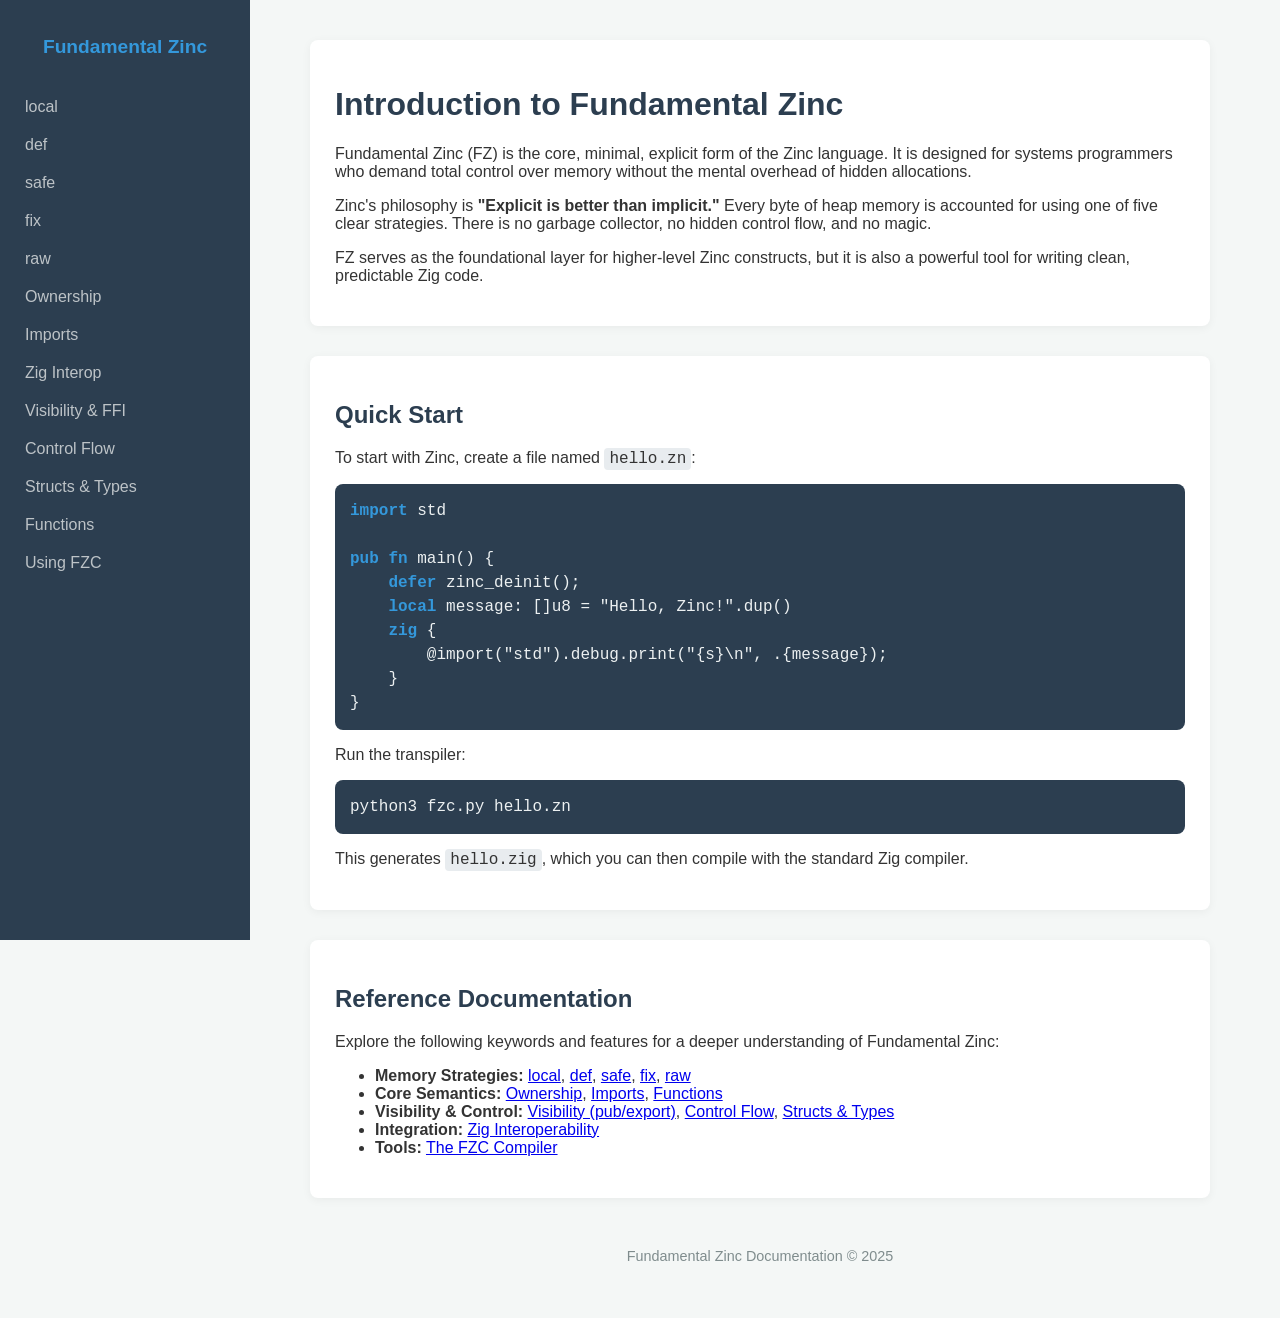
<file: docs/index.html>
<!DOCTYPE html>
<html lang="en">
<head>
    <meta charset="UTF-8">
    <meta name="viewport" content="width=device-width, initial-scale=1.0">
    <title>Fundamental Zinc - Documentation</title>
    <link rel="stylesheet" href="style.css">
</head>
<body>
    <nav>
        <h2><a href="index.html">Fundamental Zinc</a></h2>
        <ul>
            <li><a href="keywords/local.html">local</a></li>
            <li><a href="keywords/def.html">def</a></li>
            <li><a href="keywords/safe.html">safe</a></li>
            <li><a href="keywords/fix.html">fix</a></li>
            <li><a href="keywords/raw.html">raw</a></li>
            <li><a href="keywords/ownership.html">Ownership</a></li>
            <li><a href="keywords/imports.html">Imports</a></li>
            <li><a href="keywords/zig.html">Zig Interop</a></li>
            <li><a href="keywords/visibility_ffi.html">Visibility & FFI</a></li>
            <li><a href="keywords/control_flow.html">Control Flow</a></li>
            <li><a href="keywords/structs_types.html">Structs & Types</a></li>
            <li><a href="keywords/functions.html">Functions</a></li>
            <li><a href="keywords/fzc.html">Using FZC</a></li>
        </ul>
    </nav>
    <main>
        <div class="card">
            <h1>Introduction to Fundamental Zinc</h1>
            <p>Fundamental Zinc (FZ) is the core, minimal, explicit form of the Zinc language. It is designed for systems programmers who demand total control over memory without the mental overhead of hidden allocations.</p>
            <p>Zinc's philosophy is <strong>"Explicit is better than implicit."</strong> Every byte of heap memory is accounted for using one of five clear strategies. There is no garbage collector, no hidden control flow, and no magic.</p>
            <p>FZ serves as the foundational layer for higher-level Zinc constructs, but it is also a powerful tool for writing clean, predictable Zig code.</p>
        </div>

        <div class="card">
            <h2>Quick Start</h2>
            <p>To start with Zinc, create a file named <code>hello.zn</code>:</p>
            <pre><span class="keyword">import</span> std

<span class="keyword">pub fn</span> main() {
    <span class="keyword">defer</span> zinc_deinit();
    <span class="keyword">local</span> message: []u8 = "Hello, Zinc!".dup()
    <span class="keyword">zig</span> {
        @import("std").debug.print("{s}\n", .{message});
    }
}</pre>
            <p>Run the transpiler:</p>
            <pre>python3 fzc.py hello.zn</pre>
            <p>This generates <code>hello.zig</code>, which you can then compile with the standard Zig compiler.</p>
        </div>

        <div class="card">
            <h2>Reference Documentation</h2>
            <p>Explore the following keywords and features for a deeper understanding of Fundamental Zinc:</p>
            <ul>
                <li><strong>Memory Strategies:</strong> <a href="keywords/local.html">local</a>, <a href="keywords/def.html">def</a>, <a href="keywords/safe.html">safe</a>, <a href="keywords/fix.html">fix</a>, <a href="keywords/raw.html">raw</a></li>
                <li><strong>Core Semantics:</strong> <a href="keywords/ownership.html">Ownership</a>, <a href="keywords/imports.html">Imports</a>, <a href="keywords/functions.html">Functions</a></li>
                <li><strong>Visibility & Control:</strong> <a href="keywords/visibility_ffi.html">Visibility (pub/export)</a>, <a href="keywords/control_flow.html">Control Flow</a>, <a href="keywords/structs_types.html">Structs & Types</a></li>
                <li><strong>Integration:</strong> <a href="keywords/zig.html">Zig Interoperability</a></li>
                <li><strong>Tools:</strong> <a href="keywords/fzc.html">The FZC Compiler</a></li>
            </ul>
        </div>

        <footer>
            <p>Fundamental Zinc Documentation &copy; 2025</p>
        </footer>
    </main>
</body>
</html>
</file>
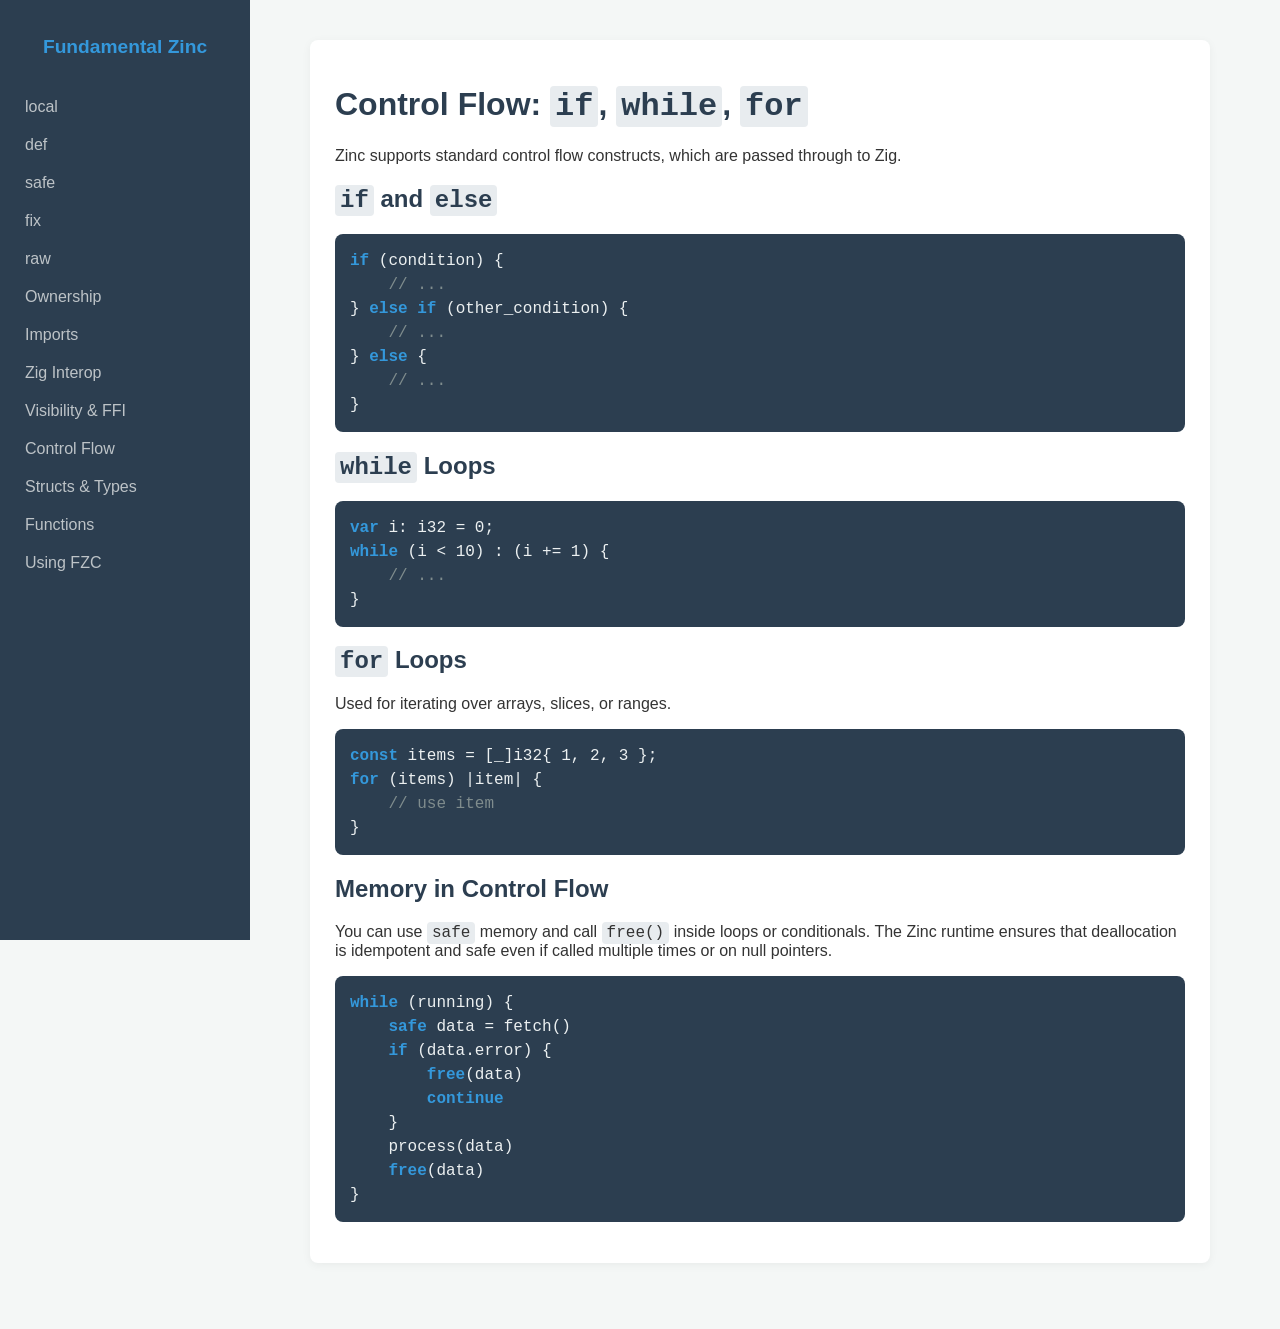
<file: docs/keywords/control_flow.html>
<!DOCTYPE html>
<html lang="en">
<head>
    <meta charset="UTF-8">
    <meta name="viewport" content="width=device-width, initial-scale=1.0">
    <title>Zinc Documentation - Control Flow</title>
    <link rel="stylesheet" href="../style.css">
</head>
<body>
    <nav>
        <h2><a href="../index.html">Fundamental Zinc</a></h2>
                <ul>
            <li><a href="local.html">local</a></li>
            <li><a href="def.html">def</a></li>
            <li><a href="safe.html">safe</a></li>
            <li><a href="fix.html">fix</a></li>
            <li><a href="raw.html">raw</a></li>
            <li><a href="ownership.html">Ownership</a></li>
            <li><a href="imports.html">Imports</a></li>
            <li><a href="zig.html">Zig Interop</a></li>
            <li><a href="visibility_ffi.html">Visibility & FFI</a></li>
            <li><a href="control_flow.html">Control Flow</a></li>
            <li><a href="structs_types.html">Structs & Types</a></li>
            <li><a href="functions.html">Functions</a></li>
            <li><a href="fzc.html">Using FZC</a></li>
        </ul>
    </nav>
    <main>
        <div class="card">
            <h1>Control Flow: <code>if</code>, <code>while</code>, <code>for</code></h1>
            <p>Zinc supports standard control flow constructs, which are passed through to Zig.</p>

            <h2><code>if</code> and <code>else</code></h2>
            <pre><span class="keyword">if</span> (condition) {
    <span class="comment">// ...</span>
} <span class="keyword">else if</span> (other_condition) {
    <span class="comment">// ...</span>
} <span class="keyword">else</span> {
    <span class="comment">// ...</span>
}</pre>

            <h2><code>while</code> Loops</h2>
            <pre><span class="keyword">var</span> i: i32 = 0;
<span class="keyword">while</span> (i < 10) : (i += 1) {
    <span class="comment">// ...</span>
}</pre>

            <h2><code>for</code> Loops</h2>
            <p>Used for iterating over arrays, slices, or ranges.</p>
            <pre><span class="keyword">const</span> items = [_]i32{ 1, 2, 3 };
<span class="keyword">for</span> (items) |item| {
    <span class="comment">// use item</span>
}</pre>

            <h2>Memory in Control Flow</h2>
            <p>You can use <code>safe</code> memory and call <code>free()</code> inside loops or conditionals. The Zinc runtime ensures that deallocation is idempotent and safe even if called multiple times or on null pointers.</p>
            <pre><span class="keyword">while</span> (running) {
    <span class="keyword">safe</span> data = fetch()
    <span class="keyword">if</span> (data.error) {
        <span class="keyword">free</span>(data)
        <span class="keyword">continue</span>
    }
    process(data)
    <span class="keyword">free</span>(data)
}</pre>
        </div>
    </main>
</body>
</html>
</file>
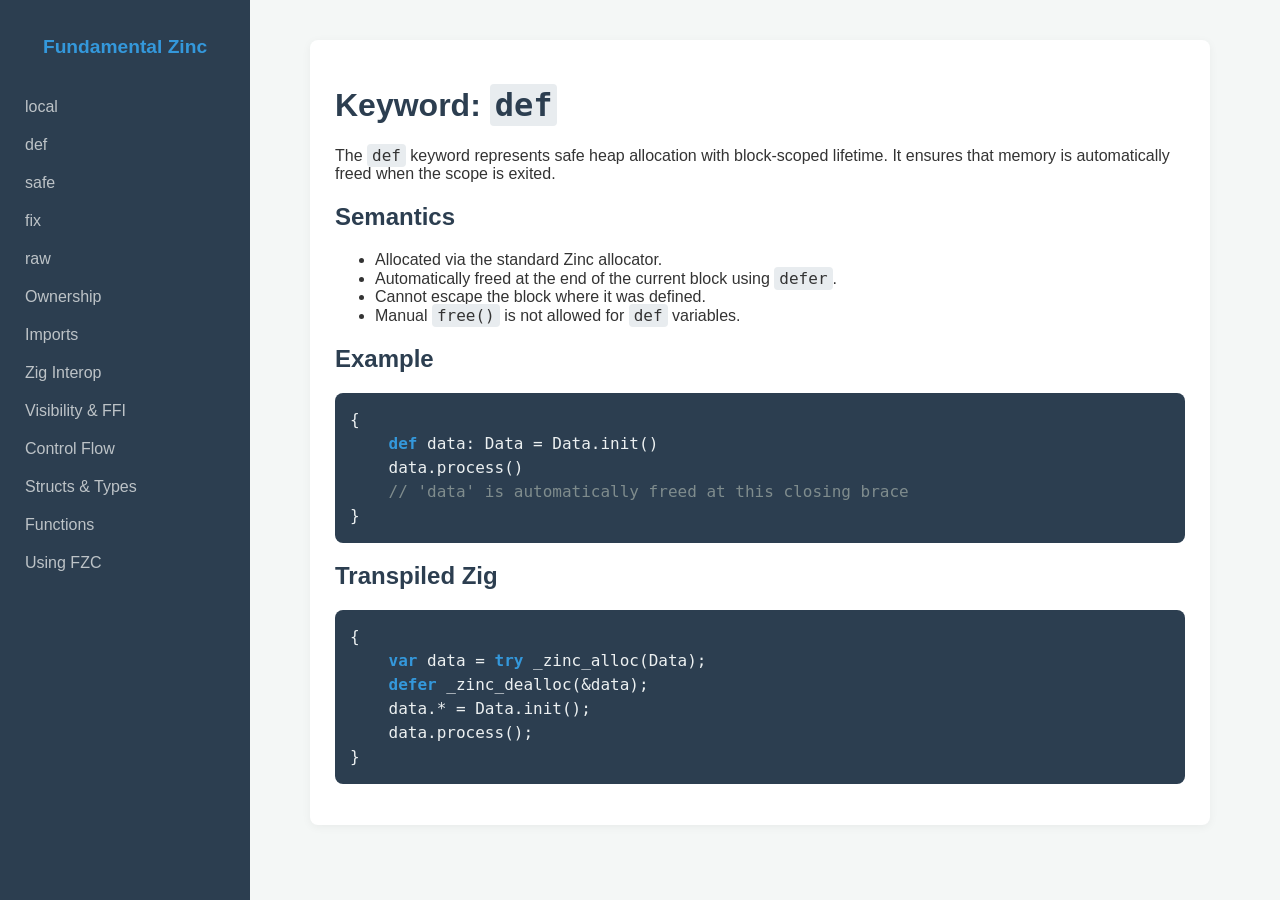
<file: docs/keywords/def.html>
<!DOCTYPE html>
<html lang="en">
<head>
    <meta charset="UTF-8">
    <meta name="viewport" content="width=device-width, initial-scale=1.0">
    <title>Zinc Documentation - def</title>
    <link rel="stylesheet" href="../style.css">
</head>
<body>
    <nav>
        <h2><a href="../index.html">Fundamental Zinc</a></h2>
                <ul>
            <li><a href="local.html">local</a></li>
            <li><a href="def.html">def</a></li>
            <li><a href="safe.html">safe</a></li>
            <li><a href="fix.html">fix</a></li>
            <li><a href="raw.html">raw</a></li>
            <li><a href="ownership.html">Ownership</a></li>
            <li><a href="imports.html">Imports</a></li>
            <li><a href="zig.html">Zig Interop</a></li>
            <li><a href="visibility_ffi.html">Visibility & FFI</a></li>
            <li><a href="control_flow.html">Control Flow</a></li>
            <li><a href="structs_types.html">Structs & Types</a></li>
            <li><a href="functions.html">Functions</a></li>
            <li><a href="fzc.html">Using FZC</a></li>
        </ul>
    </nav>
    <main>
        <div class="card">
            <h1>Keyword: <code>def</code></h1>
            <p>The <code>def</code> keyword represents safe heap allocation with block-scoped lifetime. It ensures that memory is automatically freed when the scope is exited.</p>

            <h2>Semantics</h2>
            <ul>
                <li>Allocated via the standard Zinc allocator.</li>
                <li>Automatically freed at the end of the current block using <code>defer</code>.</li>
                <li>Cannot escape the block where it was defined.</li>
                <li>Manual <code>free()</code> is not allowed for <code>def</code> variables.</li>
            </ul>

            <h2>Example</h2>
            <pre>{
    <span class="keyword">def</span> data: Data = Data.init()
    data.process()
    <span class="comment">// 'data' is automatically freed at this closing brace</span>
}</pre>

            <h2>Transpiled Zig</h2>
            <pre>{
    <span class="keyword">var</span> data = <span class="keyword">try</span> _zinc_alloc(Data);
    <span class="keyword">defer</span> _zinc_dealloc(&data);
    data.* = Data.init();
    data.process();
}</pre>
        </div>
    </main>
</body>
</html>
</file>
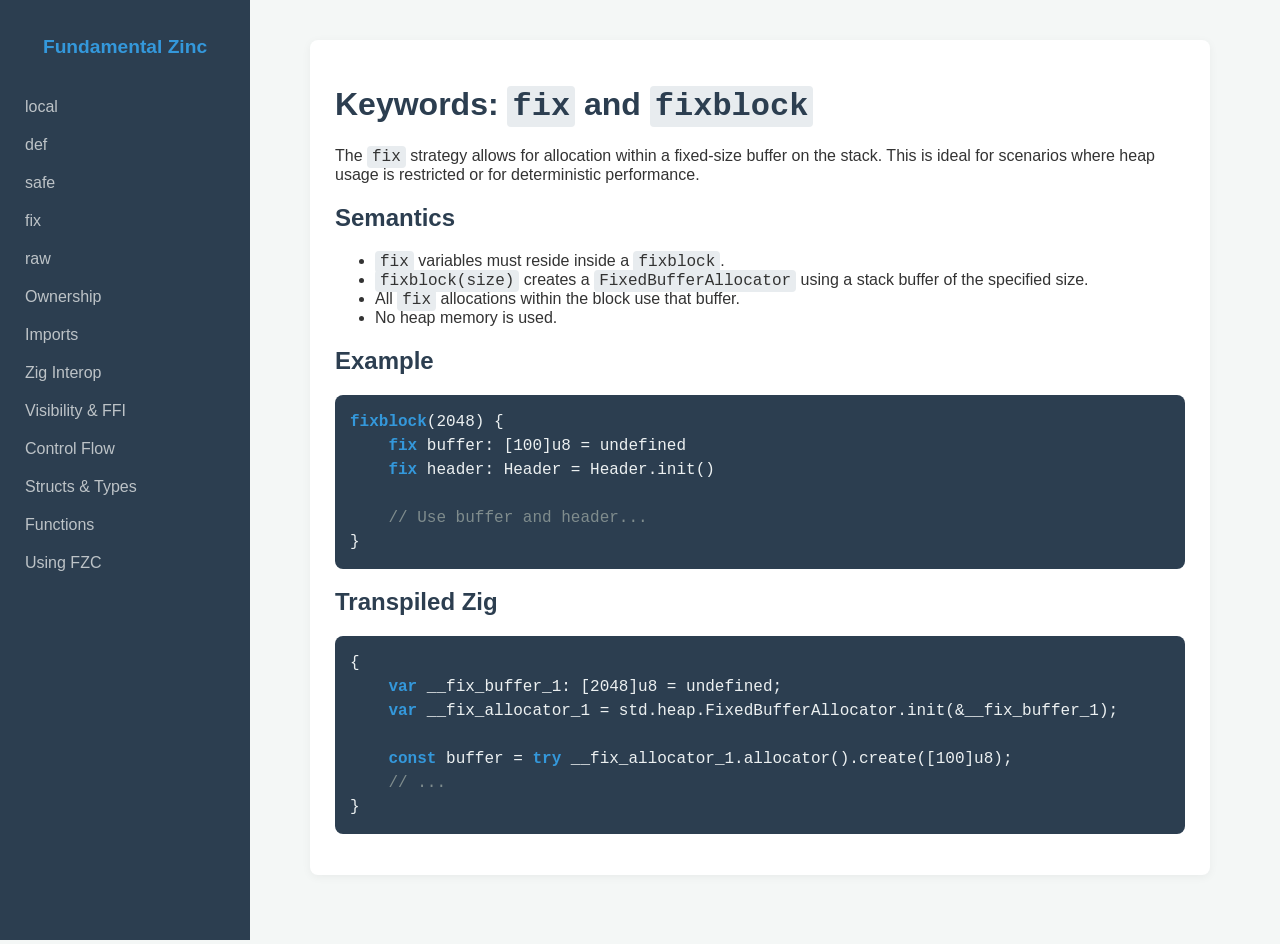
<file: docs/keywords/fix.html>
<!DOCTYPE html>
<html lang="en">
<head>
    <meta charset="UTF-8">
    <meta name="viewport" content="width=device-width, initial-scale=1.0">
    <title>Zinc Documentation - fix</title>
    <link rel="stylesheet" href="../style.css">
</head>
<body>
    <nav>
        <h2><a href="../index.html">Fundamental Zinc</a></h2>
                <ul>
            <li><a href="local.html">local</a></li>
            <li><a href="def.html">def</a></li>
            <li><a href="safe.html">safe</a></li>
            <li><a href="fix.html">fix</a></li>
            <li><a href="raw.html">raw</a></li>
            <li><a href="ownership.html">Ownership</a></li>
            <li><a href="imports.html">Imports</a></li>
            <li><a href="zig.html">Zig Interop</a></li>
            <li><a href="visibility_ffi.html">Visibility & FFI</a></li>
            <li><a href="control_flow.html">Control Flow</a></li>
            <li><a href="structs_types.html">Structs & Types</a></li>
            <li><a href="functions.html">Functions</a></li>
            <li><a href="fzc.html">Using FZC</a></li>
        </ul>
    </nav>
    <main>
        <div class="card">
            <h1>Keywords: <code>fix</code> and <code>fixblock</code></h1>
            <p>The <code>fix</code> strategy allows for allocation within a fixed-size buffer on the stack. This is ideal for scenarios where heap usage is restricted or for deterministic performance.</p>

            <h2>Semantics</h2>
            <ul>
                <li><code>fix</code> variables must reside inside a <code>fixblock</code>.</li>
                <li><code>fixblock(size)</code> creates a <code>FixedBufferAllocator</code> using a stack buffer of the specified size.</li>
                <li>All <code>fix</code> allocations within the block use that buffer.</li>
                <li>No heap memory is used.</li>
            </ul>

            <h2>Example</h2>
            <pre><span class="keyword">fixblock</span>(2048) {
    <span class="keyword">fix</span> buffer: [100]u8 = undefined
    <span class="keyword">fix</span> header: Header = Header.init()

    <span class="comment">// Use buffer and header...</span>
}</pre>

            <h2>Transpiled Zig</h2>
            <pre>{
    <span class="keyword">var</span> __fix_buffer_1: [2048]u8 = undefined;
    <span class="keyword">var</span> __fix_allocator_1 = std.heap.FixedBufferAllocator.init(&__fix_buffer_1);

    <span class="keyword">const</span> buffer = <span class="keyword">try</span> __fix_allocator_1.allocator().create([100]u8);
    <span class="comment">// ...</span>
}</pre>
        </div>
    </main>
</body>
</html>
</file>
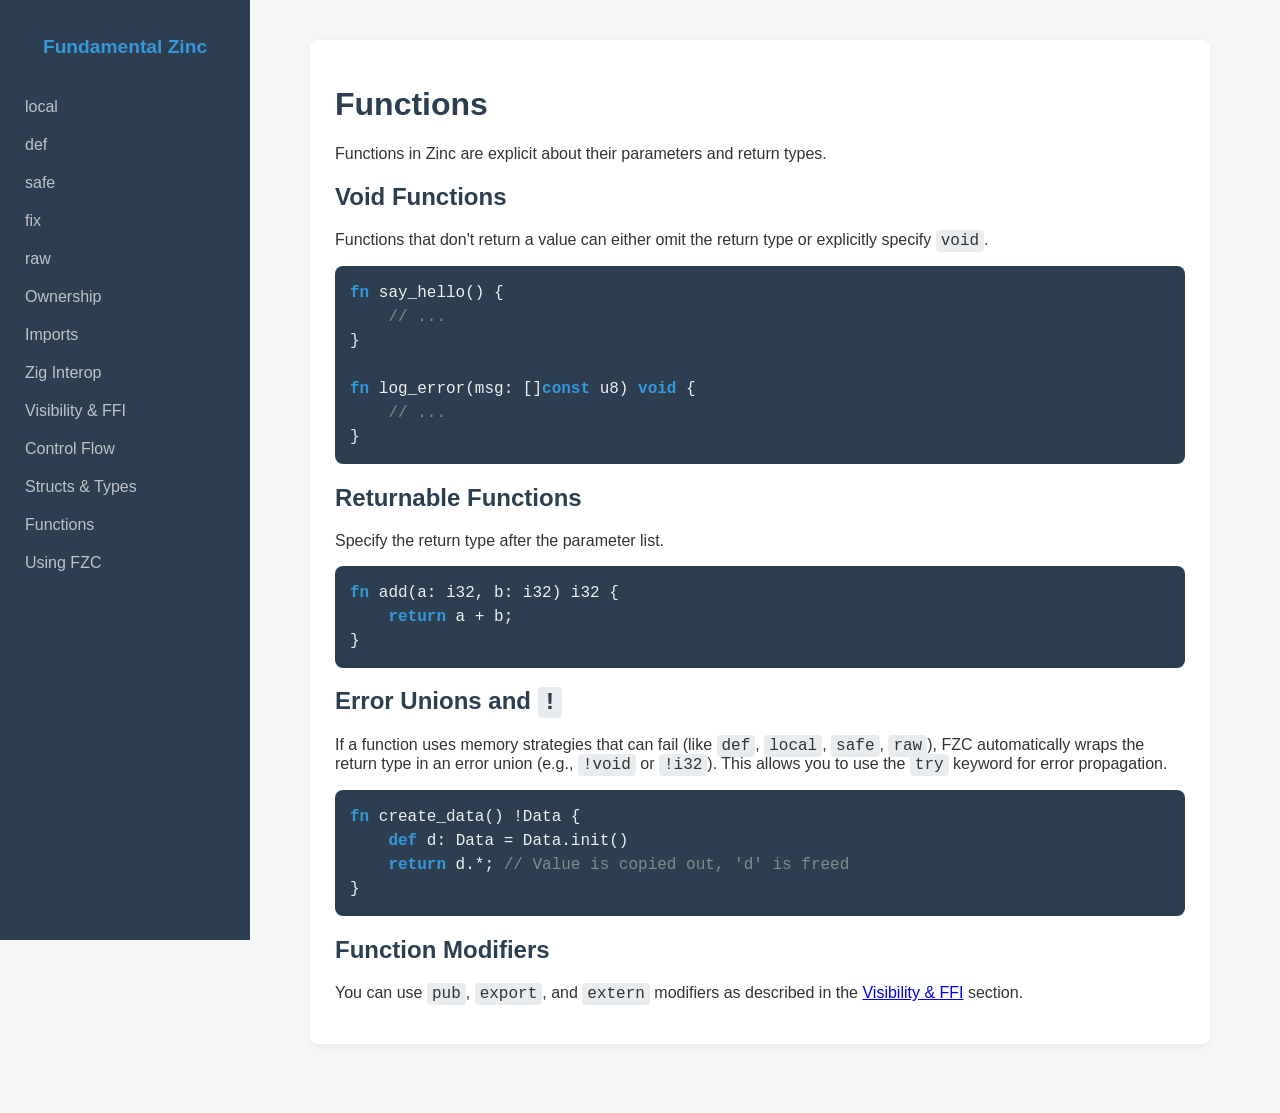
<file: docs/keywords/functions.html>
<!DOCTYPE html>
<html lang="en">
<head>
    <meta charset="UTF-8">
    <meta name="viewport" content="width=device-width, initial-scale=1.0">
    <title>Zinc Documentation - Functions</title>
    <link rel="stylesheet" href="../style.css">
</head>
<body>
    <nav>
        <h2><a href="../index.html">Fundamental Zinc</a></h2>
                <ul>
            <li><a href="local.html">local</a></li>
            <li><a href="def.html">def</a></li>
            <li><a href="safe.html">safe</a></li>
            <li><a href="fix.html">fix</a></li>
            <li><a href="raw.html">raw</a></li>
            <li><a href="ownership.html">Ownership</a></li>
            <li><a href="imports.html">Imports</a></li>
            <li><a href="zig.html">Zig Interop</a></li>
            <li><a href="visibility_ffi.html">Visibility & FFI</a></li>
            <li><a href="control_flow.html">Control Flow</a></li>
            <li><a href="structs_types.html">Structs & Types</a></li>
            <li><a href="functions.html">Functions</a></li>
            <li><a href="fzc.html">Using FZC</a></li>
        </ul>
    </nav>
    <main>
        <div class="card">
            <h1>Functions</h1>
            <p>Functions in Zinc are explicit about their parameters and return types.</p>

            <h2>Void Functions</h2>
            <p>Functions that don't return a value can either omit the return type or explicitly specify <code>void</code>.</p>
            <pre><span class="keyword">fn</span> say_hello() {
    <span class="comment">// ...</span>
}

<span class="keyword">fn</span> log_error(msg: []<span class="keyword">const</span> u8) <span class="keyword">void</span> {
    <span class="comment">// ...</span>
}</pre>

            <h2>Returnable Functions</h2>
            <p>Specify the return type after the parameter list.</p>
            <pre><span class="keyword">fn</span> add(a: i32, b: i32) i32 {
    <span class="keyword">return</span> a + b;
}</pre>

            <h2>Error Unions and <code>!</code></h2>
            <p>If a function uses memory strategies that can fail (like <code>def</code>, <code>local</code>, <code>safe</code>, <code>raw</code>), FZC automatically wraps the return type in an error union (e.g., <code>!void</code> or <code>!i32</code>). This allows you to use the <code>try</code> keyword for error propagation.</p>
            <pre><span class="keyword">fn</span> create_data() !Data {
    <span class="keyword">def</span> d: Data = Data.init()
    <span class="keyword">return</span> d.*; <span class="comment">// Value is copied out, 'd' is freed</span>
}</pre>

            <h2>Function Modifiers</h2>
            <p>You can use <code>pub</code>, <code>export</code>, and <code>extern</code> modifiers as described in the <a href="visibility_ffi.html">Visibility & FFI</a> section.</p>
        </div>
    </main>
</body>
</html>
</file>
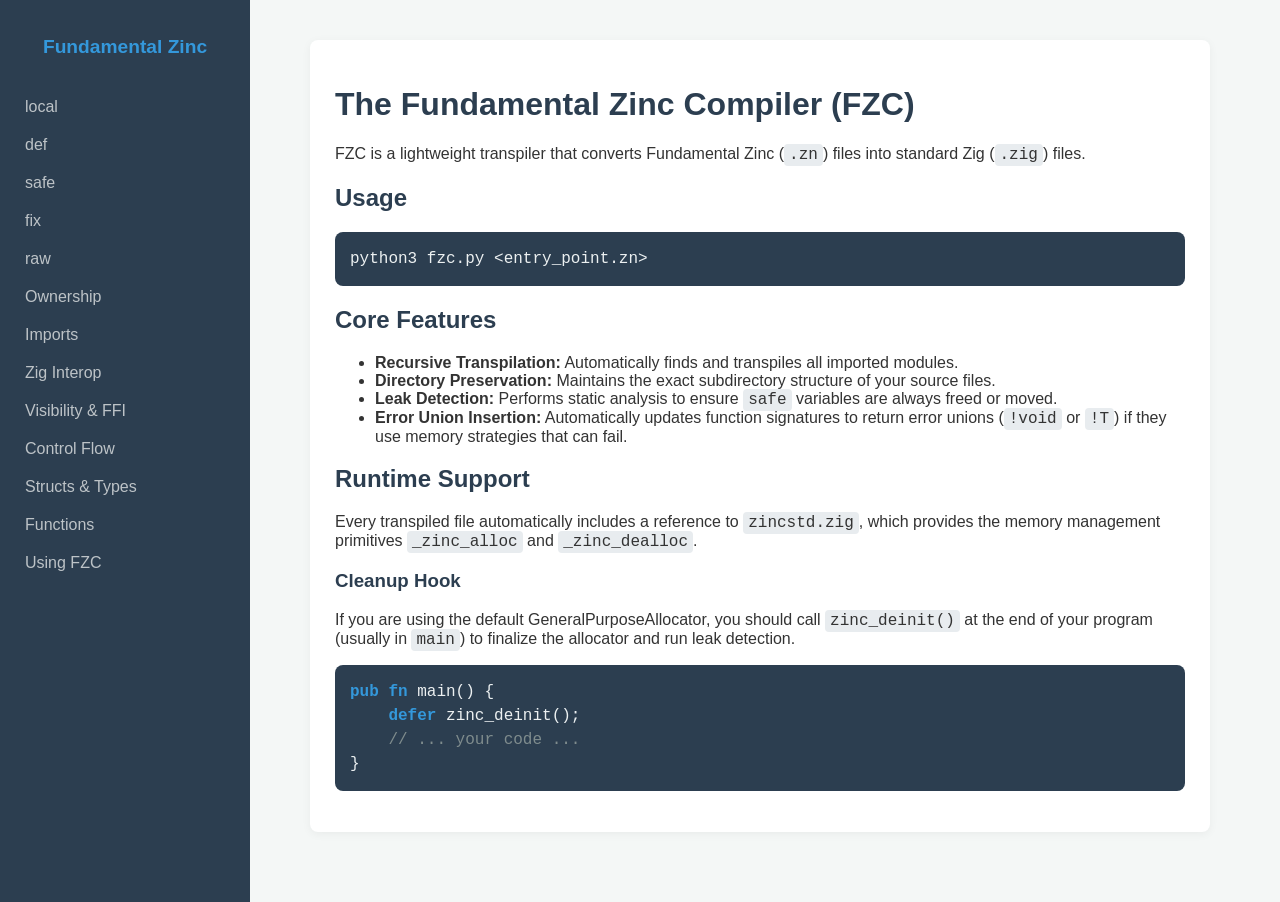
<file: docs/keywords/fzc.html>
<!DOCTYPE html>
<html lang="en">
<head>
    <meta charset="UTF-8">
    <meta name="viewport" content="width=device-width, initial-scale=1.0">
    <title>Zinc Documentation - FZC</title>
    <link rel="stylesheet" href="../style.css">
</head>
<body>
    <nav>
        <h2><a href="../index.html">Fundamental Zinc</a></h2>
                <ul>
            <li><a href="local.html">local</a></li>
            <li><a href="def.html">def</a></li>
            <li><a href="safe.html">safe</a></li>
            <li><a href="fix.html">fix</a></li>
            <li><a href="raw.html">raw</a></li>
            <li><a href="ownership.html">Ownership</a></li>
            <li><a href="imports.html">Imports</a></li>
            <li><a href="zig.html">Zig Interop</a></li>
            <li><a href="visibility_ffi.html">Visibility & FFI</a></li>
            <li><a href="control_flow.html">Control Flow</a></li>
            <li><a href="structs_types.html">Structs & Types</a></li>
            <li><a href="functions.html">Functions</a></li>
            <li><a href="fzc.html">Using FZC</a></li>
        </ul>
    </nav>
    <main>
        <div class="card">
            <h1>The Fundamental Zinc Compiler (FZC)</h1>
            <p>FZC is a lightweight transpiler that converts Fundamental Zinc (<code>.zn</code>) files into standard Zig (<code>.zig</code>) files.</p>

            <h2>Usage</h2>
            <pre>python3 fzc.py &lt;entry_point.zn&gt;</pre>

            <h2>Core Features</h2>
            <ul>
                <li><strong>Recursive Transpilation:</strong> Automatically finds and transpiles all imported modules.</li>
                <li><strong>Directory Preservation:</strong> Maintains the exact subdirectory structure of your source files.</li>
                <li><strong>Leak Detection:</strong> Performs static analysis to ensure <code>safe</code> variables are always freed or moved.</li>
                <li><strong>Error Union Insertion:</strong> Automatically updates function signatures to return error unions (<code>!void</code> or <code>!T</code>) if they use memory strategies that can fail.</li>
            </ul>

            <h2>Runtime Support</h2>
            <p>Every transpiled file automatically includes a reference to <code>zincstd.zig</code>, which provides the memory management primitives <code>_zinc_alloc</code> and <code>_zinc_dealloc</code>.</p>

            <h3>Cleanup Hook</h3>
            <p>If you are using the default GeneralPurposeAllocator, you should call <code>zinc_deinit()</code> at the end of your program (usually in <code>main</code>) to finalize the allocator and run leak detection.</p>
            <pre><span class="keyword">pub fn</span> main() {
    <span class="keyword">defer</span> zinc_deinit();
    <span class="comment">// ... your code ...</span>
}</pre>
        </div>
    </main>
</body>
</html>
</file>
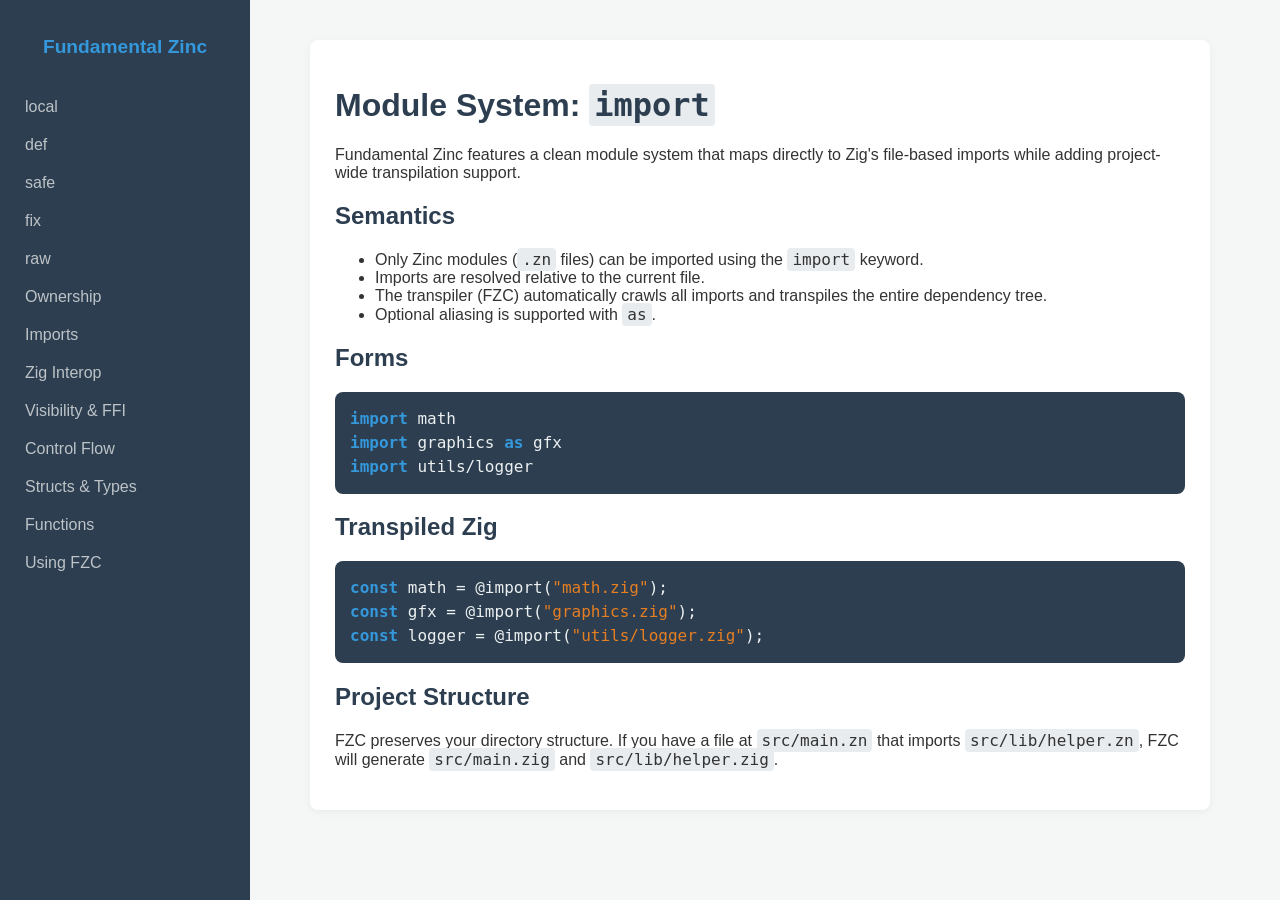
<file: docs/keywords/imports.html>
<!DOCTYPE html>
<html lang="en">
<head>
    <meta charset="UTF-8">
    <meta name="viewport" content="width=device-width, initial-scale=1.0">
    <title>Zinc Documentation - Imports</title>
    <link rel="stylesheet" href="../style.css">
</head>
<body>
    <nav>
        <h2><a href="../index.html">Fundamental Zinc</a></h2>
                <ul>
            <li><a href="local.html">local</a></li>
            <li><a href="def.html">def</a></li>
            <li><a href="safe.html">safe</a></li>
            <li><a href="fix.html">fix</a></li>
            <li><a href="raw.html">raw</a></li>
            <li><a href="ownership.html">Ownership</a></li>
            <li><a href="imports.html">Imports</a></li>
            <li><a href="zig.html">Zig Interop</a></li>
            <li><a href="visibility_ffi.html">Visibility & FFI</a></li>
            <li><a href="control_flow.html">Control Flow</a></li>
            <li><a href="structs_types.html">Structs & Types</a></li>
            <li><a href="functions.html">Functions</a></li>
            <li><a href="fzc.html">Using FZC</a></li>
        </ul>
    </nav>
    <main>
        <div class="card">
            <h1>Module System: <code>import</code></h1>
            <p>Fundamental Zinc features a clean module system that maps directly to Zig's file-based imports while adding project-wide transpilation support.</p>

            <h2>Semantics</h2>
            <ul>
                <li>Only Zinc modules (<code>.zn</code> files) can be imported using the <code>import</code> keyword.</li>
                <li>Imports are resolved relative to the current file.</li>
                <li>The transpiler (FZC) automatically crawls all imports and transpiles the entire dependency tree.</li>
                <li>Optional aliasing is supported with <code>as</code>.</li>
            </ul>

            <h2>Forms</h2>
            <pre><span class="keyword">import</span> math
<span class="keyword">import</span> graphics <span class="keyword">as</span> gfx
<span class="keyword">import</span> utils/logger</pre>

            <h2>Transpiled Zig</h2>
            <pre><span class="keyword">const</span> math = @import(<span class="string">"math.zig"</span>);
<span class="keyword">const</span> gfx = @import(<span class="string">"graphics.zig"</span>);
<span class="keyword">const</span> logger = @import(<span class="string">"utils/logger.zig"</span>);</pre>

            <h2>Project Structure</h2>
            <p>FZC preserves your directory structure. If you have a file at <code>src/main.zn</code> that imports <code>src/lib/helper.zn</code>, FZC will generate <code>src/main.zig</code> and <code>src/lib/helper.zig</code>.</p>
        </div>
    </main>
</body>
</html>
</file>
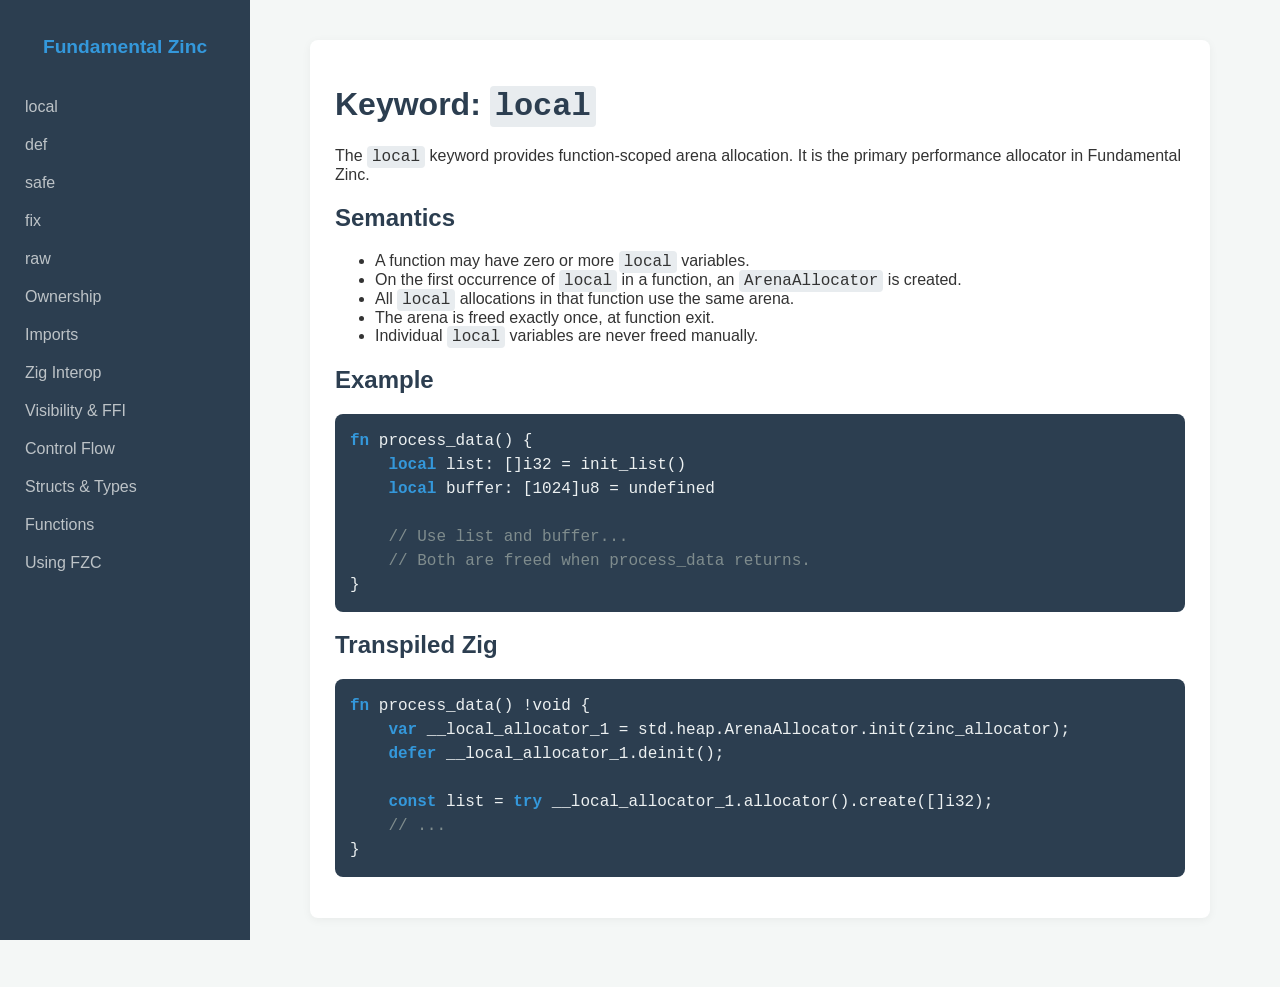
<file: docs/keywords/local.html>
<!DOCTYPE html>
<html lang="en">
<head>
    <meta charset="UTF-8">
    <meta name="viewport" content="width=device-width, initial-scale=1.0">
    <title>Zinc Documentation - local</title>
    <link rel="stylesheet" href="../style.css">
</head>
<body>
    <nav>
        <h2><a href="../index.html">Fundamental Zinc</a></h2>
                <ul>
            <li><a href="local.html">local</a></li>
            <li><a href="def.html">def</a></li>
            <li><a href="safe.html">safe</a></li>
            <li><a href="fix.html">fix</a></li>
            <li><a href="raw.html">raw</a></li>
            <li><a href="ownership.html">Ownership</a></li>
            <li><a href="imports.html">Imports</a></li>
            <li><a href="zig.html">Zig Interop</a></li>
            <li><a href="visibility_ffi.html">Visibility & FFI</a></li>
            <li><a href="control_flow.html">Control Flow</a></li>
            <li><a href="structs_types.html">Structs & Types</a></li>
            <li><a href="functions.html">Functions</a></li>
            <li><a href="fzc.html">Using FZC</a></li>
        </ul>
    </nav>
    <main>
        <div class="card">
            <h1>Keyword: <code>local</code></h1>
            <p>The <code>local</code> keyword provides function-scoped arena allocation. It is the primary performance allocator in Fundamental Zinc.</p>

            <h2>Semantics</h2>
            <ul>
                <li>A function may have zero or more <code>local</code> variables.</li>
                <li>On the first occurrence of <code>local</code> in a function, an <code>ArenaAllocator</code> is created.</li>
                <li>All <code>local</code> allocations in that function use the same arena.</li>
                <li>The arena is freed exactly once, at function exit.</li>
                <li>Individual <code>local</code> variables are never freed manually.</li>
            </ul>

            <h2>Example</h2>
            <pre><span class="keyword">fn</span> process_data() {
    <span class="keyword">local</span> list: []i32 = init_list()
    <span class="keyword">local</span> buffer: [1024]u8 = undefined

    <span class="comment">// Use list and buffer...</span>
    <span class="comment">// Both are freed when process_data returns.</span>
}</pre>

            <h2>Transpiled Zig</h2>
            <pre><span class="keyword">fn</span> process_data() !void {
    <span class="keyword">var</span> __local_allocator_1 = std.heap.ArenaAllocator.init(zinc_allocator);
    <span class="keyword">defer</span> __local_allocator_1.deinit();

    <span class="keyword">const</span> list = <span class="keyword">try</span> __local_allocator_1.allocator().create([]i32);
    <span class="comment">// ...</span>
}</pre>
        </div>
    </main>
</body>
</html>
</file>
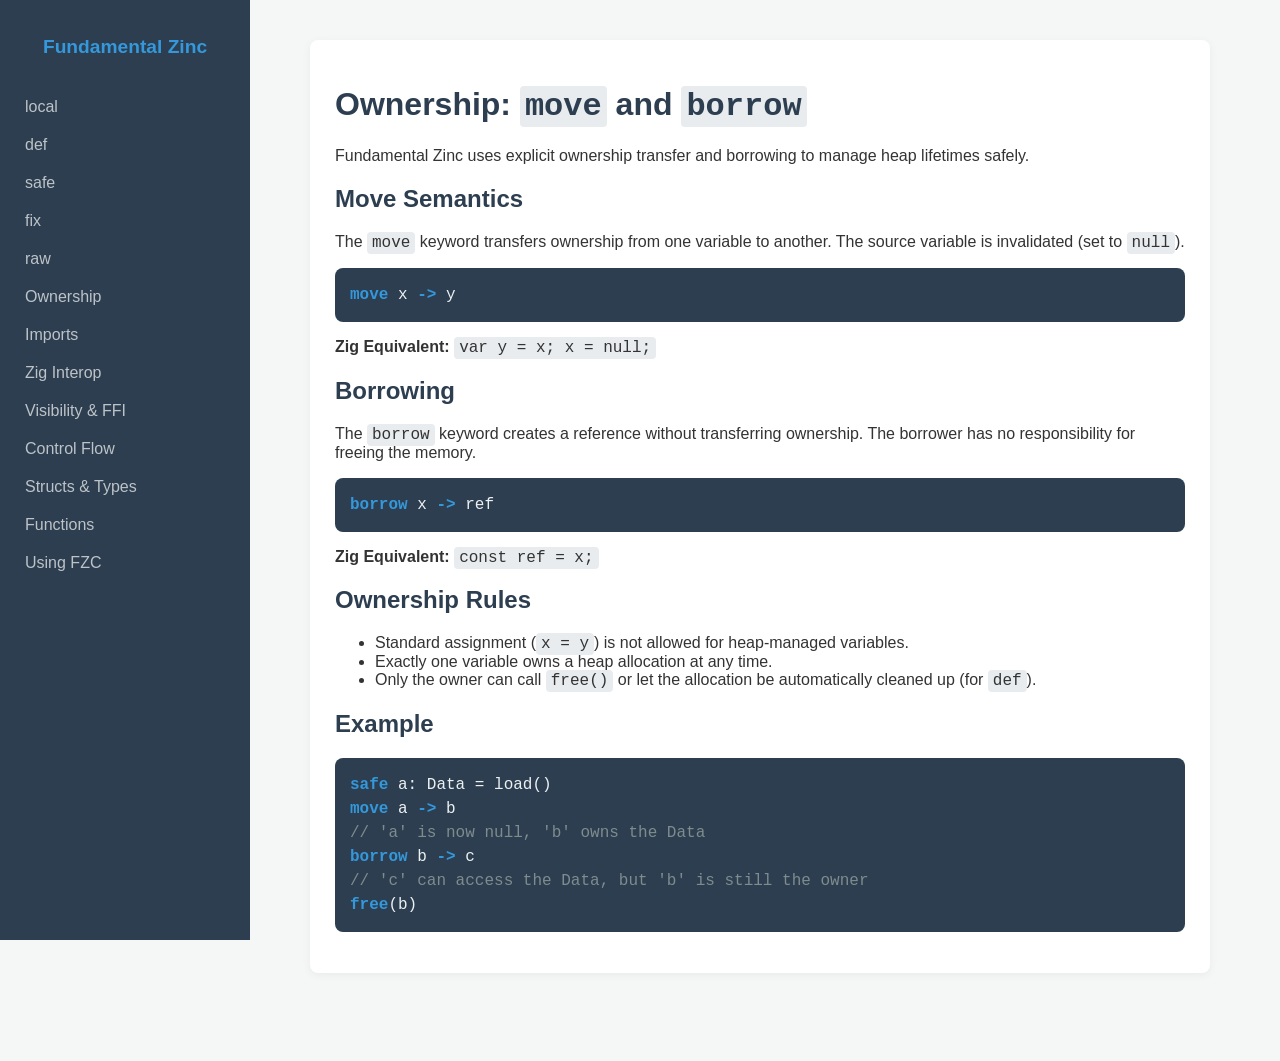
<file: docs/keywords/ownership.html>
<!DOCTYPE html>
<html lang="en">
<head>
    <meta charset="UTF-8">
    <meta name="viewport" content="width=device-width, initial-scale=1.0">
    <title>Zinc Documentation - Ownership</title>
    <link rel="stylesheet" href="../style.css">
</head>
<body>
    <nav>
        <h2><a href="../index.html">Fundamental Zinc</a></h2>
                <ul>
            <li><a href="local.html">local</a></li>
            <li><a href="def.html">def</a></li>
            <li><a href="safe.html">safe</a></li>
            <li><a href="fix.html">fix</a></li>
            <li><a href="raw.html">raw</a></li>
            <li><a href="ownership.html">Ownership</a></li>
            <li><a href="imports.html">Imports</a></li>
            <li><a href="zig.html">Zig Interop</a></li>
            <li><a href="visibility_ffi.html">Visibility & FFI</a></li>
            <li><a href="control_flow.html">Control Flow</a></li>
            <li><a href="structs_types.html">Structs & Types</a></li>
            <li><a href="functions.html">Functions</a></li>
            <li><a href="fzc.html">Using FZC</a></li>
        </ul>
    </nav>
    <main>
        <div class="card">
            <h1>Ownership: <code>move</code> and <code>borrow</code></h1>
            <p>Fundamental Zinc uses explicit ownership transfer and borrowing to manage heap lifetimes safely.</p>

            <h2>Move Semantics</h2>
            <p>The <code>move</code> keyword transfers ownership from one variable to another. The source variable is invalidated (set to <code>null</code>).</p>
            <pre><span class="keyword">move</span> x <span class="keyword">-></span> y</pre>
            <p><strong>Zig Equivalent:</strong> <code>var y = x; x = null;</code></p>

            <h2>Borrowing</h2>
            <p>The <code>borrow</code> keyword creates a reference without transferring ownership. The borrower has no responsibility for freeing the memory.</p>
            <pre><span class="keyword">borrow</span> x <span class="keyword">-></span> ref</pre>
            <p><strong>Zig Equivalent:</strong> <code>const ref = x;</code></p>

            <h2>Ownership Rules</h2>
            <ul>
                <li>Standard assignment (<code>x = y</code>) is not allowed for heap-managed variables.</li>
                <li>Exactly one variable owns a heap allocation at any time.</li>
                <li>Only the owner can call <code>free()</code> or let the allocation be automatically cleaned up (for <code>def</code>).</li>
            </ul>

            <h2>Example</h2>
            <pre><span class="keyword">safe</span> a: Data = load()
<span class="keyword">move</span> a <span class="keyword">-></span> b
<span class="comment">// 'a' is now null, 'b' owns the Data</span>
<span class="keyword">borrow</span> b <span class="keyword">-></span> c
<span class="comment">// 'c' can access the Data, but 'b' is still the owner</span>
<span class="keyword">free</span>(b)</pre>
        </div>
    </main>
</body>
</html>
</file>
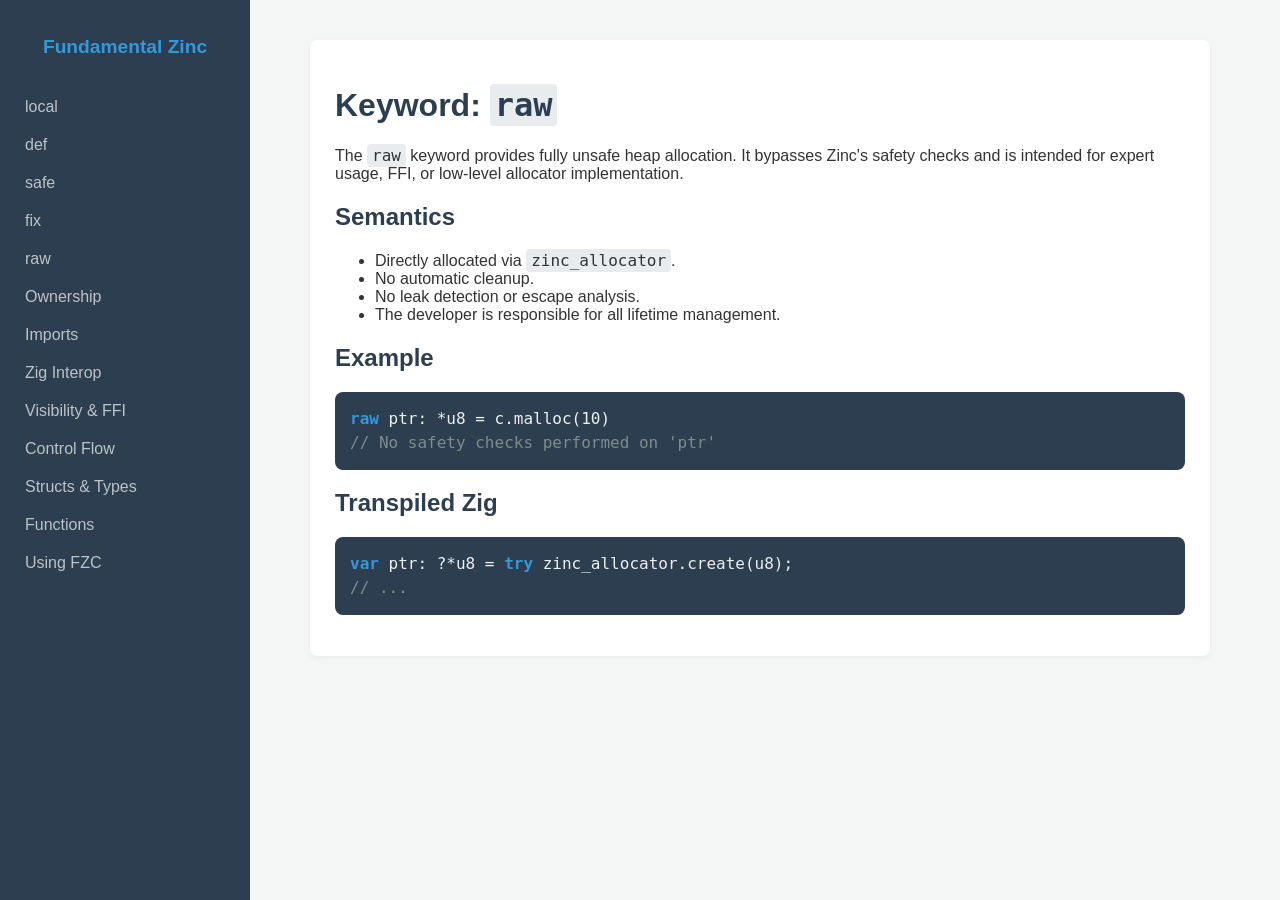
<file: docs/keywords/raw.html>
<!DOCTYPE html>
<html lang="en">
<head>
    <meta charset="UTF-8">
    <meta name="viewport" content="width=device-width, initial-scale=1.0">
    <title>Zinc Documentation - raw</title>
    <link rel="stylesheet" href="../style.css">
</head>
<body>
    <nav>
        <h2><a href="../index.html">Fundamental Zinc</a></h2>
                <ul>
            <li><a href="local.html">local</a></li>
            <li><a href="def.html">def</a></li>
            <li><a href="safe.html">safe</a></li>
            <li><a href="fix.html">fix</a></li>
            <li><a href="raw.html">raw</a></li>
            <li><a href="ownership.html">Ownership</a></li>
            <li><a href="imports.html">Imports</a></li>
            <li><a href="zig.html">Zig Interop</a></li>
            <li><a href="visibility_ffi.html">Visibility & FFI</a></li>
            <li><a href="control_flow.html">Control Flow</a></li>
            <li><a href="structs_types.html">Structs & Types</a></li>
            <li><a href="functions.html">Functions</a></li>
            <li><a href="fzc.html">Using FZC</a></li>
        </ul>
    </nav>
    <main>
        <div class="card">
            <h1>Keyword: <code>raw</code></h1>
            <p>The <code>raw</code> keyword provides fully unsafe heap allocation. It bypasses Zinc's safety checks and is intended for expert usage, FFI, or low-level allocator implementation.</p>

            <h2>Semantics</h2>
            <ul>
                <li>Directly allocated via <code>zinc_allocator</code>.</li>
                <li>No automatic cleanup.</li>
                <li>No leak detection or escape analysis.</li>
                <li>The developer is responsible for all lifetime management.</li>
            </ul>

            <h2>Example</h2>
            <pre><span class="keyword">raw</span> ptr: *u8 = c.malloc(10)
<span class="comment">// No safety checks performed on 'ptr'</span></pre>

            <h2>Transpiled Zig</h2>
            <pre><span class="keyword">var</span> ptr: ?*u8 = <span class="keyword">try</span> zinc_allocator.create(u8);
<span class="comment">// ...</span></pre>
        </div>
    </main>
</body>
</html>
</file>
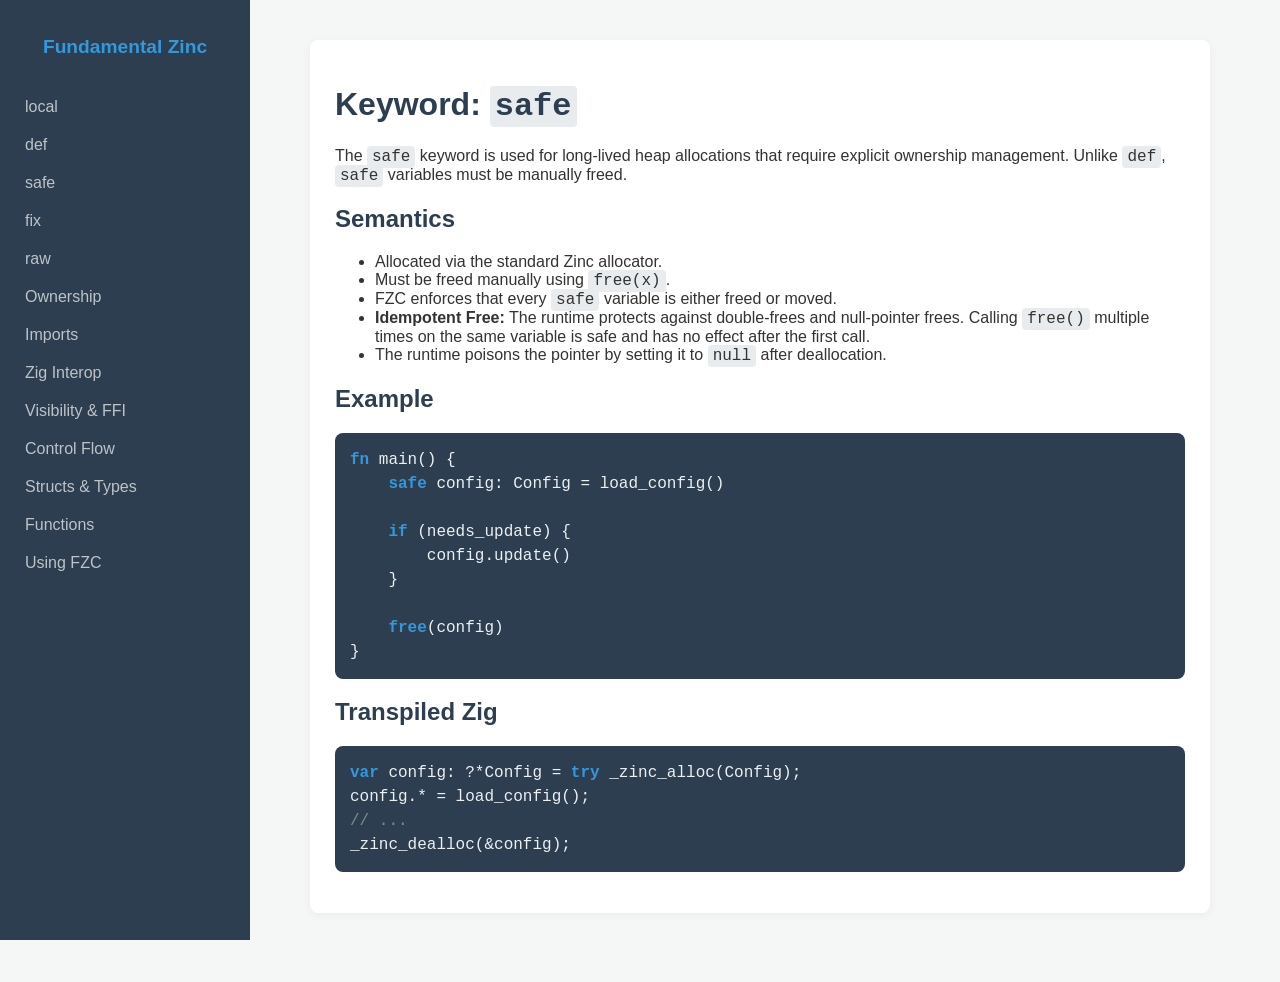
<file: docs/keywords/safe.html>
<!DOCTYPE html>
<html lang="en">
<head>
    <meta charset="UTF-8">
    <meta name="viewport" content="width=device-width, initial-scale=1.0">
    <title>Zinc Documentation - safe</title>
    <link rel="stylesheet" href="../style.css">
</head>
<body>
    <nav>
        <h2><a href="../index.html">Fundamental Zinc</a></h2>
                <ul>
            <li><a href="local.html">local</a></li>
            <li><a href="def.html">def</a></li>
            <li><a href="safe.html">safe</a></li>
            <li><a href="fix.html">fix</a></li>
            <li><a href="raw.html">raw</a></li>
            <li><a href="ownership.html">Ownership</a></li>
            <li><a href="imports.html">Imports</a></li>
            <li><a href="zig.html">Zig Interop</a></li>
            <li><a href="visibility_ffi.html">Visibility & FFI</a></li>
            <li><a href="control_flow.html">Control Flow</a></li>
            <li><a href="structs_types.html">Structs & Types</a></li>
            <li><a href="functions.html">Functions</a></li>
            <li><a href="fzc.html">Using FZC</a></li>
        </ul>
    </nav>
    <main>
        <div class="card">
            <h1>Keyword: <code>safe</code></h1>
            <p>The <code>safe</code> keyword is used for long-lived heap allocations that require explicit ownership management. Unlike <code>def</code>, <code>safe</code> variables must be manually freed.</p>

            <h2>Semantics</h2>
            <ul>
                <li>Allocated via the standard Zinc allocator.</li>
                <li>Must be freed manually using <code>free(x)</code>.</li>
                <li>FZC enforces that every <code>safe</code> variable is either freed or moved.</li>
                <li><strong>Idempotent Free:</strong> The runtime protects against double-frees and null-pointer frees. Calling <code>free()</code> multiple times on the same variable is safe and has no effect after the first call.</li>
                <li>The runtime poisons the pointer by setting it to <code>null</code> after deallocation.</li>
            </ul>

            <h2>Example</h2>
            <pre><span class="keyword">fn</span> main() {
    <span class="keyword">safe</span> config: Config = load_config()

    <span class="keyword">if</span> (needs_update) {
        config.update()
    }

    <span class="keyword">free</span>(config)
}</pre>

            <h2>Transpiled Zig</h2>
            <pre><span class="keyword">var</span> config: ?*Config = <span class="keyword">try</span> _zinc_alloc(Config);
config.* = load_config();
<span class="comment">// ...</span>
_zinc_dealloc(&config);</pre>
        </div>
    </main>
</body>
</html>
</file>
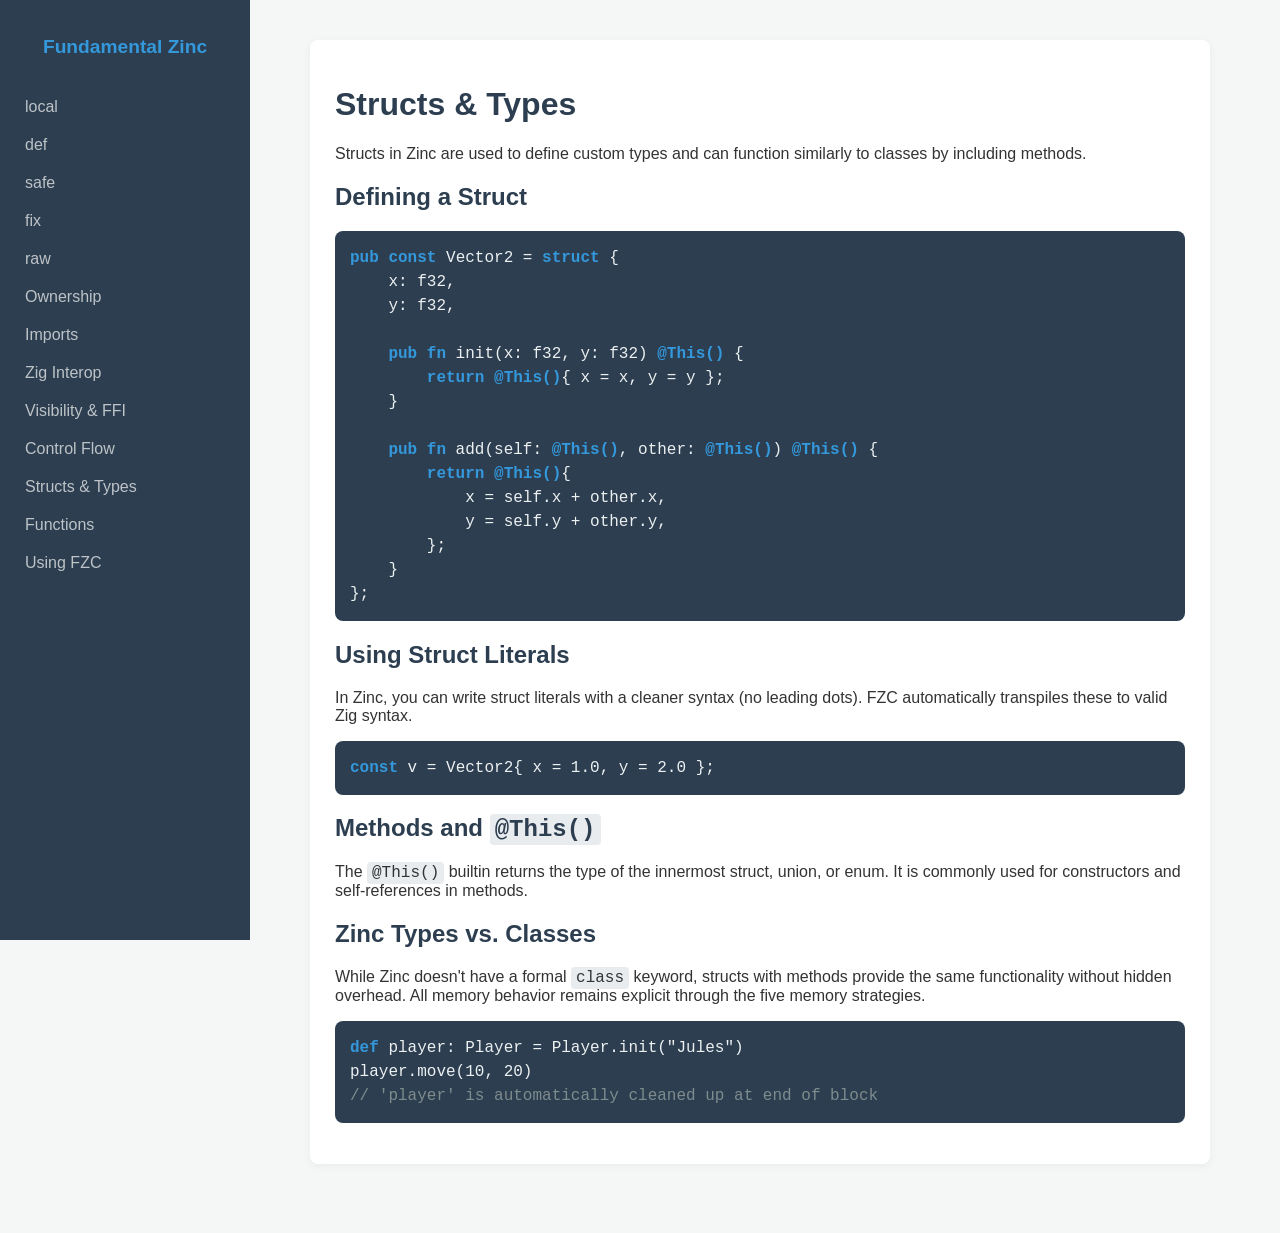
<file: docs/keywords/structs_types.html>
<!DOCTYPE html>
<html lang="en">
<head>
    <meta charset="UTF-8">
    <meta name="viewport" content="width=device-width, initial-scale=1.0">
    <title>Zinc Documentation - Structs & Types</title>
    <link rel="stylesheet" href="../style.css">
</head>
<body>
    <nav>
        <h2><a href="../index.html">Fundamental Zinc</a></h2>
                <ul>
            <li><a href="local.html">local</a></li>
            <li><a href="def.html">def</a></li>
            <li><a href="safe.html">safe</a></li>
            <li><a href="fix.html">fix</a></li>
            <li><a href="raw.html">raw</a></li>
            <li><a href="ownership.html">Ownership</a></li>
            <li><a href="imports.html">Imports</a></li>
            <li><a href="zig.html">Zig Interop</a></li>
            <li><a href="visibility_ffi.html">Visibility & FFI</a></li>
            <li><a href="control_flow.html">Control Flow</a></li>
            <li><a href="structs_types.html">Structs & Types</a></li>
            <li><a href="functions.html">Functions</a></li>
            <li><a href="fzc.html">Using FZC</a></li>
        </ul>
    </nav>
    <main>
        <div class="card">
            <h1>Structs & Types</h1>
            <p>Structs in Zinc are used to define custom types and can function similarly to classes by including methods.</p>

            <h2>Defining a Struct</h2>
            <pre><span class="keyword">pub const</span> Vector2 = <span class="keyword">struct</span> {
    x: f32,
    y: f32,

    <span class="keyword">pub fn</span> init(x: f32, y: f32) <span class="keyword">@This()</span> {
        <span class="keyword">return</span> <span class="keyword">@This()</span>{ x = x, y = y };
    }

    <span class="keyword">pub fn</span> add(self: <span class="keyword">@This()</span>, other: <span class="keyword">@This()</span>) <span class="keyword">@This()</span> {
        <span class="keyword">return</span> <span class="keyword">@This()</span>{
            x = self.x + other.x,
            y = self.y + other.y,
        };
    }
};</pre>

            <h2>Using Struct Literals</h2>
            <p>In Zinc, you can write struct literals with a cleaner syntax (no leading dots). FZC automatically transpiles these to valid Zig syntax.</p>
            <pre><span class="keyword">const</span> v = Vector2{ x = 1.0, y = 2.0 };</pre>

            <h2>Methods and <code>@This()</code></h2>
            <p>The <code>@This()</code> builtin returns the type of the innermost struct, union, or enum. It is commonly used for constructors and self-references in methods.</p>

            <h2>Zinc Types vs. Classes</h2>
            <p>While Zinc doesn't have a formal <code>class</code> keyword, structs with methods provide the same functionality without hidden overhead. All memory behavior remains explicit through the five memory strategies.</p>
            <pre><span class="keyword">def</span> player: Player = Player.init("Jules")
player.move(10, 20)
<span class="comment">// 'player' is automatically cleaned up at end of block</span></pre>
        </div>
    </main>
</body>
</html>
</file>
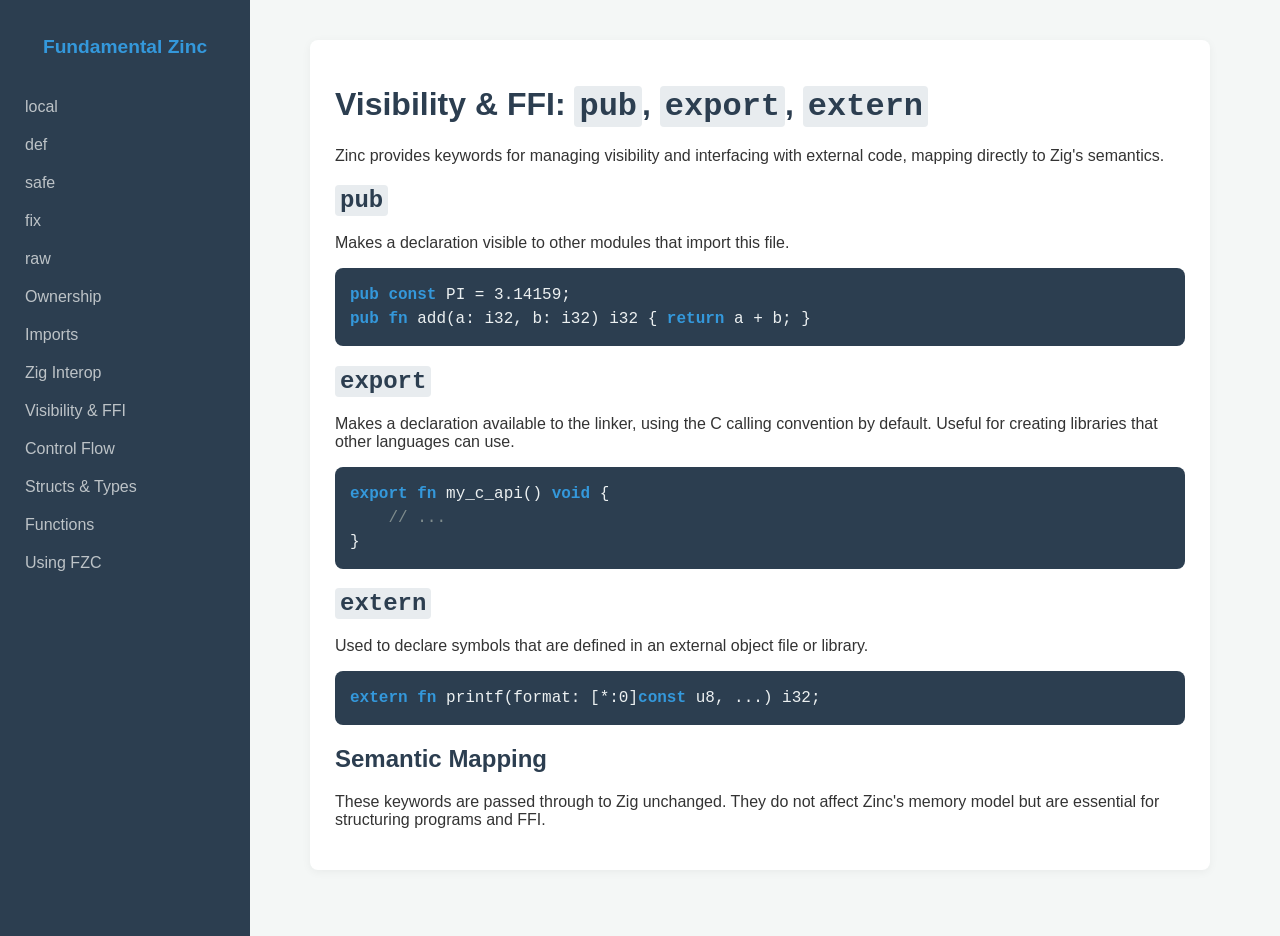
<file: docs/keywords/visibility_ffi.html>
<!DOCTYPE html>
<html lang="en">
<head>
    <meta charset="UTF-8">
    <meta name="viewport" content="width=device-width, initial-scale=1.0">
    <title>Zinc Documentation - Visibility & FFI</title>
    <link rel="stylesheet" href="../style.css">
</head>
<body>
    <nav>
        <h2><a href="../index.html">Fundamental Zinc</a></h2>
                <ul>
            <li><a href="local.html">local</a></li>
            <li><a href="def.html">def</a></li>
            <li><a href="safe.html">safe</a></li>
            <li><a href="fix.html">fix</a></li>
            <li><a href="raw.html">raw</a></li>
            <li><a href="ownership.html">Ownership</a></li>
            <li><a href="imports.html">Imports</a></li>
            <li><a href="zig.html">Zig Interop</a></li>
            <li><a href="visibility_ffi.html">Visibility & FFI</a></li>
            <li><a href="control_flow.html">Control Flow</a></li>
            <li><a href="structs_types.html">Structs & Types</a></li>
            <li><a href="functions.html">Functions</a></li>
            <li><a href="fzc.html">Using FZC</a></li>
        </ul>
    </nav>
    <main>
        <div class="card">
            <h1>Visibility & FFI: <code>pub</code>, <code>export</code>, <code>extern</code></h1>
            <p>Zinc provides keywords for managing visibility and interfacing with external code, mapping directly to Zig's semantics.</p>

            <h2><code>pub</code></h2>
            <p>Makes a declaration visible to other modules that import this file.</p>
            <pre><span class="keyword">pub const</span> PI = 3.14159;
<span class="keyword">pub fn</span> add(a: i32, b: i32) i32 { <span class="keyword">return</span> a + b; }</pre>

            <h2><code>export</code></h2>
            <p>Makes a declaration available to the linker, using the C calling convention by default. Useful for creating libraries that other languages can use.</p>
            <pre><span class="keyword">export fn</span> my_c_api() <span class="keyword">void</span> {
    <span class="comment">// ...</span>
}</pre>

            <h2><code>extern</code></h2>
            <p>Used to declare symbols that are defined in an external object file or library.</p>
            <pre><span class="keyword">extern fn</span> printf(format: [*:0]<span class="keyword">const</span> u8, ...) i32;</pre>

            <h2>Semantic Mapping</h2>
            <p>These keywords are passed through to Zig unchanged. They do not affect Zinc's memory model but are essential for structuring programs and FFI.</p>
        </div>
    </main>
</body>
</html>
</file>
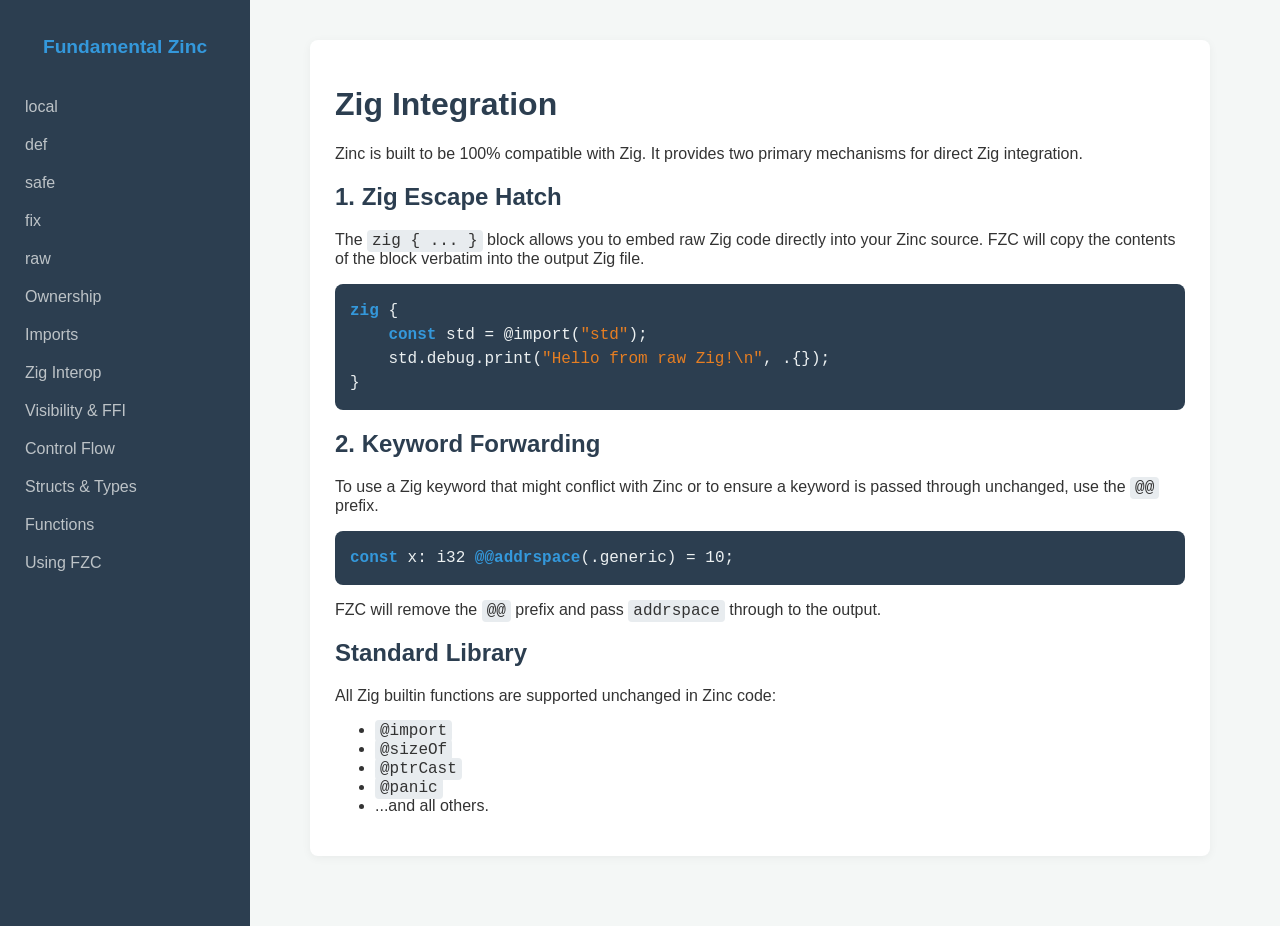
<file: docs/keywords/zig.html>
<!DOCTYPE html>
<html lang="en">
<head>
    <meta charset="UTF-8">
    <meta name="viewport" content="width=device-width, initial-scale=1.0">
    <title>Zinc Documentation - Zig Interop</title>
    <link rel="stylesheet" href="../style.css">
</head>
<body>
    <nav>
        <h2><a href="../index.html">Fundamental Zinc</a></h2>
                <ul>
            <li><a href="local.html">local</a></li>
            <li><a href="def.html">def</a></li>
            <li><a href="safe.html">safe</a></li>
            <li><a href="fix.html">fix</a></li>
            <li><a href="raw.html">raw</a></li>
            <li><a href="ownership.html">Ownership</a></li>
            <li><a href="imports.html">Imports</a></li>
            <li><a href="zig.html">Zig Interop</a></li>
            <li><a href="visibility_ffi.html">Visibility & FFI</a></li>
            <li><a href="control_flow.html">Control Flow</a></li>
            <li><a href="structs_types.html">Structs & Types</a></li>
            <li><a href="functions.html">Functions</a></li>
            <li><a href="fzc.html">Using FZC</a></li>
        </ul>
    </nav>
    <main>
        <div class="card">
            <h1>Zig Integration</h1>
            <p>Zinc is built to be 100% compatible with Zig. It provides two primary mechanisms for direct Zig integration.</p>

            <h2>1. Zig Escape Hatch</h2>
            <p>The <code>zig { ... }</code> block allows you to embed raw Zig code directly into your Zinc source. FZC will copy the contents of the block verbatim into the output Zig file.</p>
            <pre><span class="keyword">zig</span> {
    <span class="keyword">const</span> std = @import(<span class="string">"std"</span>);
    std.debug.print(<span class="string">"Hello from raw Zig!\n"</span>, .{});
}</pre>

            <h2>2. Keyword Forwarding</h2>
            <p>To use a Zig keyword that might conflict with Zinc or to ensure a keyword is passed through unchanged, use the <code>@@</code> prefix.</p>
            <pre><span class="keyword">const</span> x: i32 <span class="keyword">@@addrspace</span>(.generic) = 10;</pre>
            <p>FZC will remove the <code>@@</code> prefix and pass <code>addrspace</code> through to the output.</p>

            <h2>Standard Library</h2>
            <p>All Zig builtin functions are supported unchanged in Zinc code:</p>
            <ul>
                <li><code>@import</code></li>
                <li><code>@sizeOf</code></li>
                <li><code>@ptrCast</code></li>
                <li><code>@panic</code></li>
                <li>...and all others.</li>
            </ul>
        </div>
    </main>
</body>
</html>
</file>
<file: docs/style.css>
:root {
    --primary-color: #3498db;
    --secondary-color: #2c3e50;
    --bg-color: #f4f7f6;
    --text-color: #333;
    --code-bg: #e8ecef;
    --sidebar-width: 250px;
}
body {
    font-family: 'Segoe UI', Tahoma, Geneva, Verdana, sans-serif;
    margin: 0;
    display: flex;
    background-color: var(--bg-color);
    color: var(--text-color);
}
nav {
    width: var(--sidebar-width);
    background-color: var(--secondary-color);
    color: white;
    height: 100vh;
    position: fixed;
    overflow-y: auto;
    padding: 20px 0;
}
nav h2 {
    text-align: center;
    margin-bottom: 30px;
    font-size: 1.2rem;
    color: var(--primary-color);
}
nav h2 a {
    color: var(--primary-color);
    text-decoration: none;
}
nav ul {
    list-style: none;
    padding: 0;
}
nav ul li {
    padding: 10px 25px;
}
nav ul li a {
    color: #bdc3c7;
    text-decoration: none;
    transition: 0.3s;
    display: block;
}
nav ul li a:hover {
    color: white;
    padding-left: 5px;
}
main {
    margin-left: var(--sidebar-width);
    padding: 40px 60px;
    max-width: 900px;
}
h1, h2, h3 {
    color: var(--secondary-color);
}
.card {
    background: white;
    padding: 25px;
    margin-bottom: 30px;
    border-radius: 8px;
    box-shadow: 0 2px 10px rgba(0,0,0,0.05);
}
code {
    background-color: var(--code-bg);
    padding: 2px 5px;
    border-radius: 4px;
    font-family: 'Consolas', monospace;
}
pre {
    background-color: var(--secondary-color);
    color: #ecf0f1;
    padding: 15px;
    border-radius: 8px;
    overflow-x: auto;
    font-family: 'Consolas', monospace;
    line-height: 1.5;
}
.keyword { color: #3498db; font-weight: bold; }
.comment { color: #7f8c8d; }
.string { color: #e67e22; }
footer {
    margin-top: 50px;
    text-align: center;
    color: #7f8c8d;
    font-size: 0.9rem;
}
</file>
